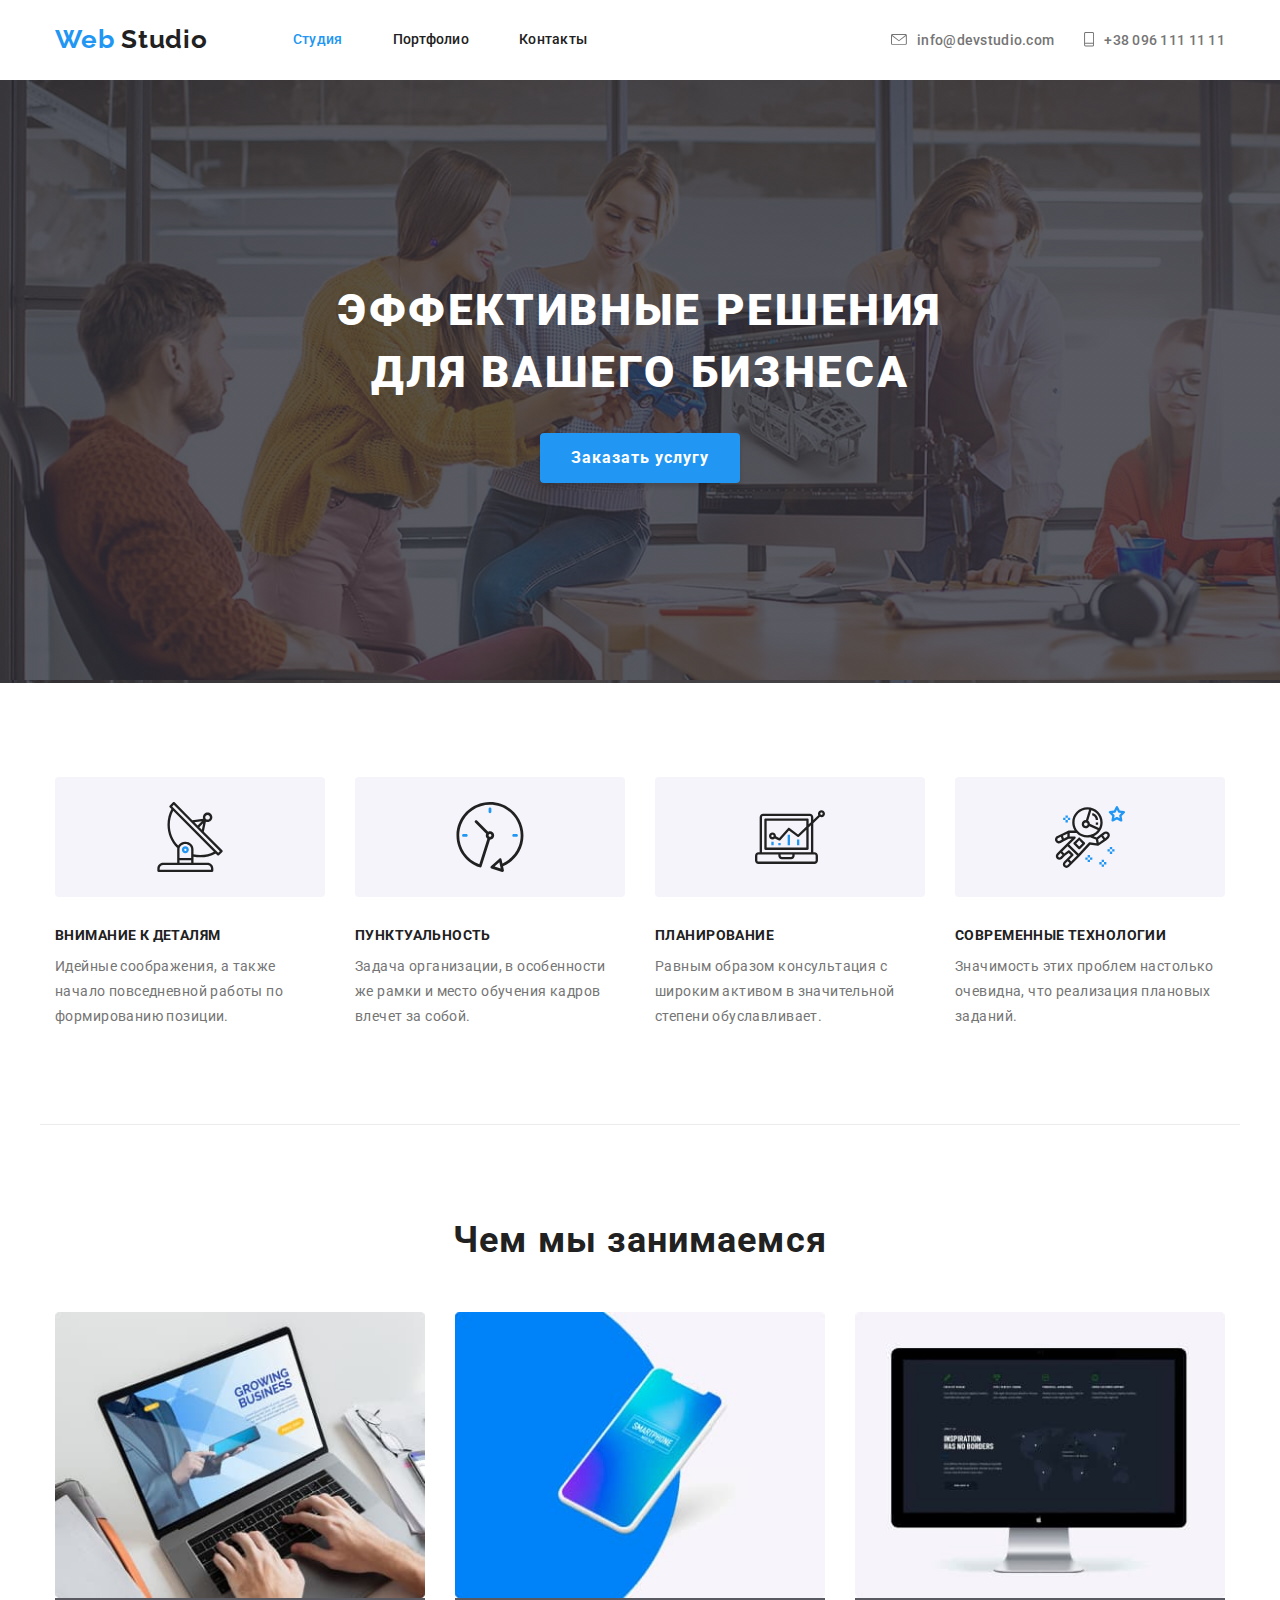
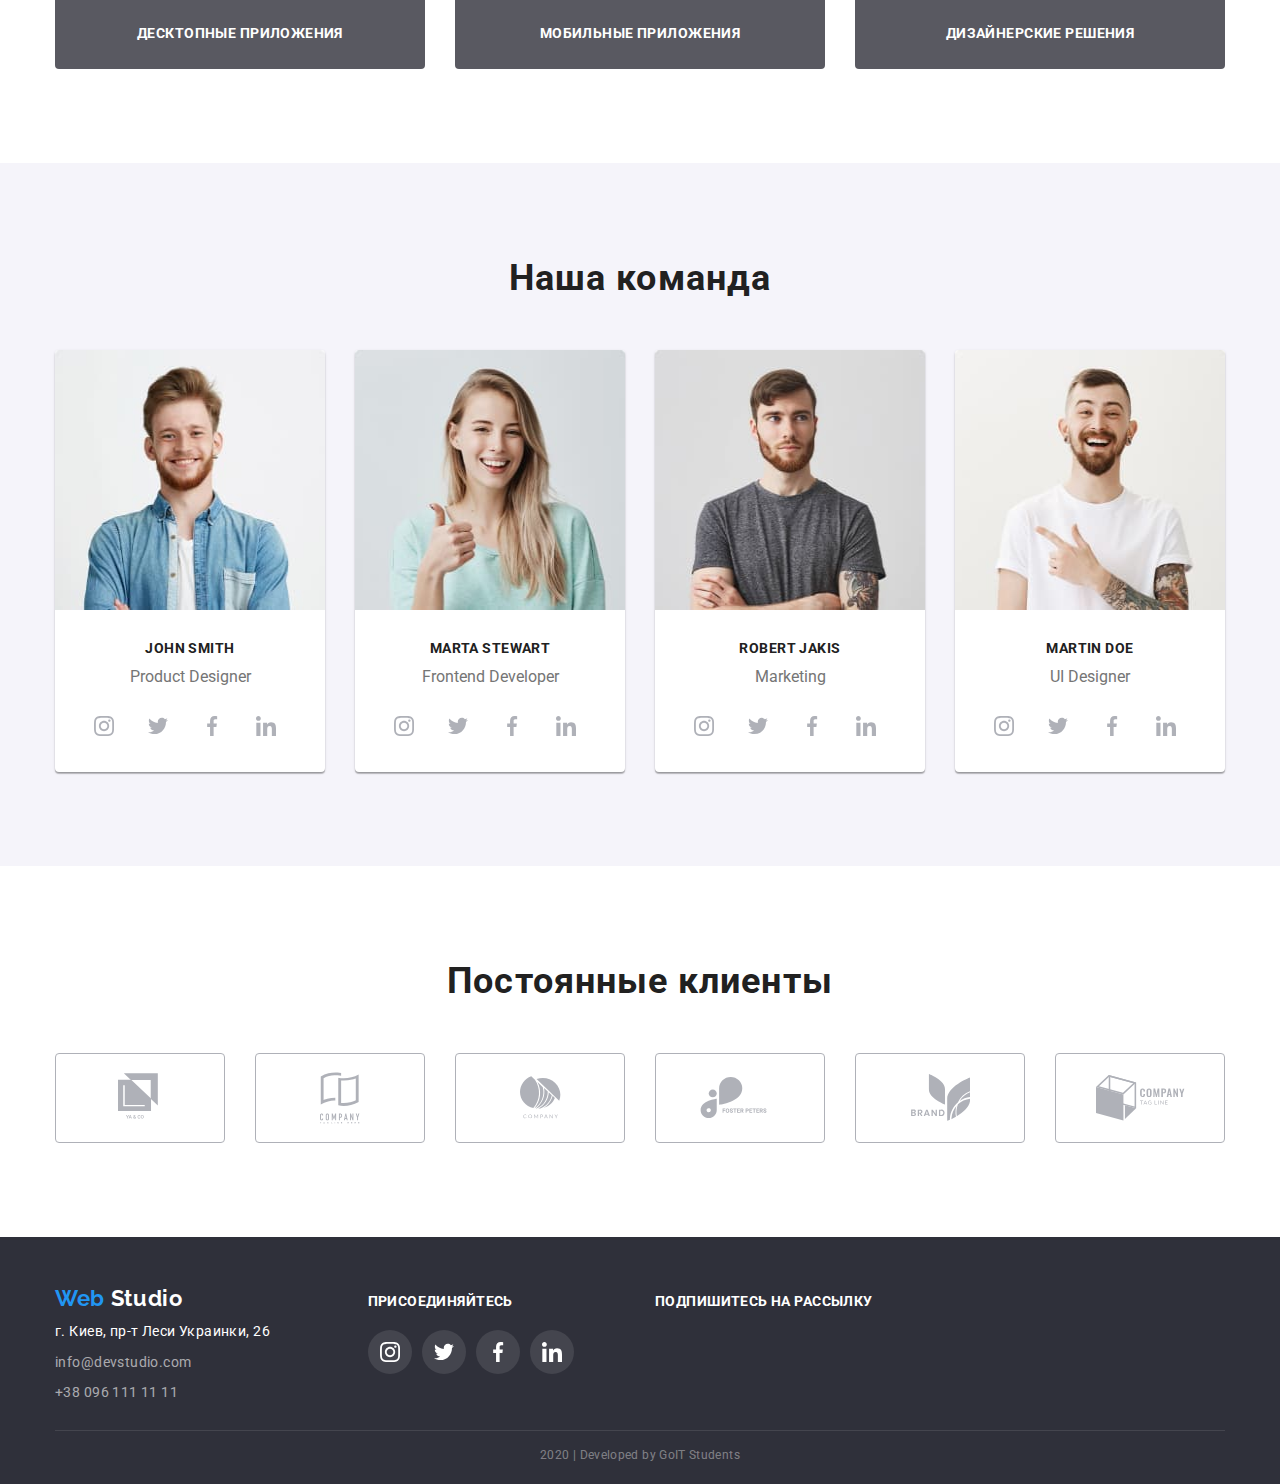
<file: index.html>
<!DOCTYPE html>
<html lang="ru">
  <head>
    <meta charset="UTF-8" />
    <meta name="viewport" content="width=device-width, initial-scale=1.0" />
    <title>Document</title>
    <link
      href="https://fonts.googleapis.com/css2?family=Raleway:wght@700&family=Roboto:wght@400;500;700;900&display=swap"
      rel="stylesheet"
    />
    <link
      rel="stylesheet"
      href="https://cdnjs.cloudflare.com/ajax/libs/modern-normalize/0.6.0/modern-normalize.min.css"
    />
    <link rel="stylesheet" href="./css/styles.css" />
  </head>
  <body>
    <!-- Шапка -->
    <header class="header-nav">
      <div class="container">
        <nav class="main-nav">
          <a href="./index.html" class="logo">
            <span class="accent">Web</span> Studio
          </a>
          <ul class="site-nav">
            <li class="item">
              <a href="./index.html" class="link current">Студия</a>
            </li>
            <li class="item">
              <a href="./portfolio.html" class="link">Портфолио</a>
            </li>
            <li class="item"><a href="" class="link">Контакты</a></li>
          </ul>
        </nav>
        <ul class="site-nav">
          <li class="item-contact">
            <a href="mailto:info@devstudio.com" class="contact">
              <svg class="post">
                <use href="./img/sprite.svg#icon-post"></use>
              </svg>
              info@devstudio.com
            </a>
          </li>
          <li class="item-contact">
            <a href="tel:+380961111111" class="contact">
              <svg class="tel">
                <use href="./img/sprite.svg#icon-tel"></use>
              </svg>
              +38 096 111 11 11
            </a>
          </li>
        </ul>
      </div>
    </header>
    <!-- Основаня страница -->
    <main>
      <!-- Герой -->
      <section class="hero">
        <div class="container">
          <h1 class="hero-text">эффективные решения для вашего бизнеса</h1>
          <input type="button" value="Заказать услугу" class="button" />
        </div>
      </section>
      <!-- Наши преимущества -->
      <section class="features">
        <div class="container">
          <h2 class="visually-hidden">Наши преимущества</h2>
          <ul class="elements">
            <li class="item">
              <div class="icon">
                <svg class="icon-item">
                  <use href="./img/sprite.svg#icon-antena"></use>
                </svg>
              </div>
              <h3 class="title-text">Внимание к деталям</h3>
              <p class="text">
                Идейные соображения, а также начало повседневной работы по
                формированию позиции.
              </p>
            </li>
            <li class="item">
              <div class="icon">
                <svg class="icon-item">
                  <use href="./img/sprite.svg#icon-clock"></use>
                </svg>
              </div>
              <h3 class="title-text">Пунктуальность</h3>
              <p class="text">
                Задача организации, в особенности же рамки и место обучения
                кадров влечет за собой.
              </p>
            </li>
            <li class="item">
              <div class="icon">
                <svg class="icon-item">
                  <use href="./img/sprite.svg#icon-diagram"></use>
                </svg>
              </div>
              <h3 class="title-text">Планирование</h3>
              <p class="text">
                Равным образом консультация с широким активом в значительной
                степени обуславливает.
              </p>
            </li>
            <li class="item">
              <div class="icon">
                <svg class="icon-item">
                  <use href="./img/sprite.svg#icon-astonaut"></use>
                </svg>
              </div>
              <h3 class="title-text">Современные технологии</h3>
              <p class="text">
                Значимость этих проблем настолько очевидна, что реализация
                плановых заданий.
              </p>
            </li>
          </ul>
        </div>
      </section>
      <!-- Чем мы занимаемся -->
      <section class="activity">
        <div class="container">
          <h2 class="title">Чем мы занимаемся</h2>
          <ul class="elements">
            <li>
              <img src="./img/activity/box1.jpg" alt="Ноутбук" class="imeg" />
              <p class="title-text">Десктопные приложения</p>
            </li>
            <li>
              <img
                src="./img/activity/box2.jpg"
                alt="Мобильный телефон"
                class="imeg"
              />
              <p class="title-text">Мобильные приложения</p>
            </li>
            <li>
              <img src="./img/activity/box3.jpg" alt="Монитор" class="imeg" />
              <p class="title-text">Дизайнерские решения</p>
            </li>
          </ul>
        </div>
      </section>
      <!-- Наша команда -->
      <section class="teams">
        <div class="container">
          <h2 class="title">Наша команда</h2>
          <ul class="elements">
            <!-- Джон Смит -->
            <li class="item">
              <img
                src="./img/team_card/tc1.jpg"
                alt="Фото Джон Смит"
                class="imeg"
              />
              <h3 lang="en" class="title-text">John Smith</h3>
              <p lang="en" class="text">Product Designer</p>
              <ul class="social">
                <li class="item-link">
                  <a href="" class="link" aria-label="Ссылка на instagram">
                    <svg class="icon">
                      <use href="./img/sprite.svg#icon-instagram"></use>
                    </svg>
                  </a>
                </li>
                <li class="item-link">
                  <a href="" class="link" aria-label="Ссылка на twitter">
                    <svg class="icon">
                      <use href="./img/sprite.svg#icon-twitter"></use>
                    </svg>
                  </a>
                </li>
                <li class="item-link">
                  <a href="" class="link" aria-label="Ссылка на facebook">
                    <svg class="icon">
                      <use href="./img/sprite.svg#icon-facebook"></use>
                    </svg>
                  </a>
                </li>
                <li class="item-link">
                  <a href="" class="link" aria-label="Ссылка на linkedin">
                    <svg class="icon">
                      <use href="./img/sprite.svg#icon-linkedin"></use>
                    </svg>
                  </a>
                </li>
              </ul>
            </li>
            <!-- Марта Стеварт -->
            <li class="item">
              <img
                src="./img/team_card/tc2.jpg"
                alt="Фото Марта Стеварт"
                class="imeg"
              />
              <h3 lang="en" class="title-text">Marta Stewart</h3>
              <p lang="en" class="text">Frontend Developer</p>
              <ul class="social">
                <li class="item-link">
                  <a href="" class="link" aria-label="Ссылка на instagram">
                    <svg class="icon">
                      <use href="./img/sprite.svg#icon-instagram"></use>
                    </svg>
                  </a>
                </li>
                <li class="item-link">
                  <a href="" class="link" aria-label="Ссылка на twitter">
                    <svg class="icon">
                      <use href="./img/sprite.svg#icon-twitter"></use>
                    </svg>
                  </a>
                </li>
                <li class="item-link">
                  <a href="" class="link" aria-label="Ссылка на facebook">
                    <svg class="icon">
                      <use href="./img/sprite.svg#icon-facebook"></use>
                    </svg>
                  </a>
                </li>
                <li class="item-link">
                  <a href="" class="link" aria-label="Ссылка на linkedin">
                    <svg class="icon">
                      <use href="./img/sprite.svg#icon-linkedin"></use>
                    </svg>
                  </a>
                </li>
              </ul>
            </li>
            <!-- Роберт Якис -->
            <li class="item">
              <img
                src="./img/team_card/tc3.jpg"
                alt="Фото Роберт Якис"
                class="imeg"
              />
              <h3 lang="en" class="title-text">Robert Jakis</h3>
              <p lang="en" class="text">Marketing</p>
              <ul class="social">
                <li class="item-link">
                  <a href="" class="link" aria-label="Ссылка на instagram">
                    <svg class="icon">
                      <use href="./img/sprite.svg#icon-instagram"></use>
                    </svg>
                  </a>
                </li>
                <li class="item-link">
                  <a href="" class="link" aria-label="Ссылка на twitter">
                    <svg class="icon">
                      <use href="./img/sprite.svg#icon-twitter"></use>
                    </svg>
                  </a>
                </li>
                <li class="item-link">
                  <a href="" class="link" aria-label="Ссылка на facebook">
                    <svg class="icon">
                      <use href="./img/sprite.svg#icon-facebook"></use>
                    </svg>
                  </a>
                </li>
                <li class="item-link">
                  <a href="" class="link" aria-label="Ссылка на linkedin">
                    <svg class="icon">
                      <use href="./img/sprite.svg#icon-linkedin"></use>
                    </svg>
                  </a>
                </li>
              </ul>
            </li>
            <!-- Мартин Дое -->
            <li class="item">
              <img
                src="./img/team_card/tc4.jpg"
                alt="Фото Мартин Дое"
                class="imeg"
              />
              <h3 lang="en" class="title-text">Martin Doe</h3>
              <p lang="en" class="text">UI Designer</p>
              <ul class="social">
                <li class="item-link">
                  <a href="" class="link" aria-label="Ссылка на instagram">
                    <svg class="icon">
                      <use href="./img/sprite.svg#icon-instagram"></use>
                    </svg>
                  </a>
                </li>
                <li class="item-link">
                  <a href="" class="link" aria-label="Ссылка на twitter">
                    <svg class="icon">
                      <use href="./img/sprite.svg#icon-twitter"></use>
                    </svg>
                  </a>
                </li>
                <li class="item-link">
                  <a href="" class="link" aria-label="Ссылка на facebook">
                    <svg class="icon">
                      <use href="./img/sprite.svg#icon-facebook"></use>
                    </svg>
                  </a>
                </li>
                <li class="item-link">
                  <a href="" class="link" aria-label="Ссылка на linkedin">
                    <svg class="icon">
                      <use href="./img/sprite.svg#icon-linkedin"></use>
                    </svg>
                  </a>
                </li>
              </ul>
            </li>
          </ul>
        </div>
      </section>
      <!-- Постоянные клиенты -->
      <section class="clients">
        <div class="container">
          <h2 class="title">Постоянные клиенты</h2>
          <ul class="elements">
            <li class="item">
              <a href="" class="link" aria-label="Ссылка на YA & CO">
                <svg class="client_1">
                  <use href="./img/sprite.svg#icon-client_1"></use>
                </svg>
              </a>
            </li>
            <li class="item">
              <a
                href=""
                class="link"
                aria-label="Ссылка на Company tagline here"
              >
                <svg class="client_2">
                  <use href="./img/sprite.svg#icon-client_2"></use>
                </svg>
              </a>
            </li>
            <li class="item">
              <a href="" class="link" aria-label="Ссылка на Company">
                <svg class="client_3">
                  <use href="./img/sprite.svg#icon-client_3"></use>
                </svg>
              </a>
            </li>
            <li class="item">
              <a href="" class="link" aria-label="Ссылка на Foster peters">
                <svg class="client_4">
                  <use href="./img/sprite.svg#icon-client_4"></use>
                </svg>
              </a>
            </li>
            <li class="item">
              <a href="" class="link" aria-label="Ссылка на Brand">
                <svg class="client_5">
                  <use href="./img/sprite.svg#icon-client_5"></use>
                </svg>
              </a>
            </li>
            <li class="item">
              <a href="" class="link" aria-label="Ссылка на Company tag line">
                <svg class="client_6">
                  <use href="./img/sprite.svg#icon-client_6"></use>
                </svg>
              </a>
            </li>
          </ul>
        </div>
      </section>
    </main>
    <!-- Подвал -->
    <footer class="footer">
      <div class="container">
        <div class="elements">
          <div class="footer-address">
            <a href="./index.html" class="logo">
              <span class="accent">Web</span> Studio
            </a>
            <!-- Адрес -->
            <address class="address">
              <b class="address-text">г. Киев, пр-т Леси Украинки, 26</b>
              <ul>
                <li>
                  <a href="mailto:info@devstudio.com" class="link">
                    info@devstudio.com
                  </a>
                </li>
                <li>
                  <a href="tel:+380961111111" class="link">
                    +38 096 111 11 11
                  </a>
                </li>
              </ul>
            </address>
          </div>
          <!-- Ссылки на соц сети -->
          <div class="social">
            <b class="text-title">присоединяйтесь</b>
            <ul class="elements">
              <li class="footer-social">
                <a href="" class="link" aria-label="Ссылка на instagram">
                  <svg class="icon">
                    <use href="./img/sprite.svg#icon-instagram"></use>
                  </svg>
                </a>
              </li>
              <li class="footer-social">
                <a href="" class="link" aria-label="Ссылка на twitter">
                  <svg class="icon">
                    <use href="./img/sprite.svg#icon-twitter"></use>
                  </svg>
                </a>
              </li>
              <li class="footer-social">
                <a href="" class="link" aria-label="Ссылка на facebook">
                  <svg class="icon">
                    <use href="./img/sprite.svg#icon-facebook"></use>
                  </svg>
                </a>
              </li>
              <li class="footer-social">
                <a href="" class="link" aria-label="Ссылка на linkedin">
                  <svg class="icon">
                    <use href="./img/sprite.svg#icon-linkedin"></use>
                  </svg>
                </a>
              </li>
            </ul>
          </div>
          <!-- Форма на рассылку -->
          <div class="mailing">
            <b class="text-title">Подпишитесь на рассылку</b>
          </div>
        </div>
        <div class="copyright">
          <p>2020 | Developed by GoIT Students</p>
        </div>
      </div>
    </footer>
  </body>
</html>
</file>
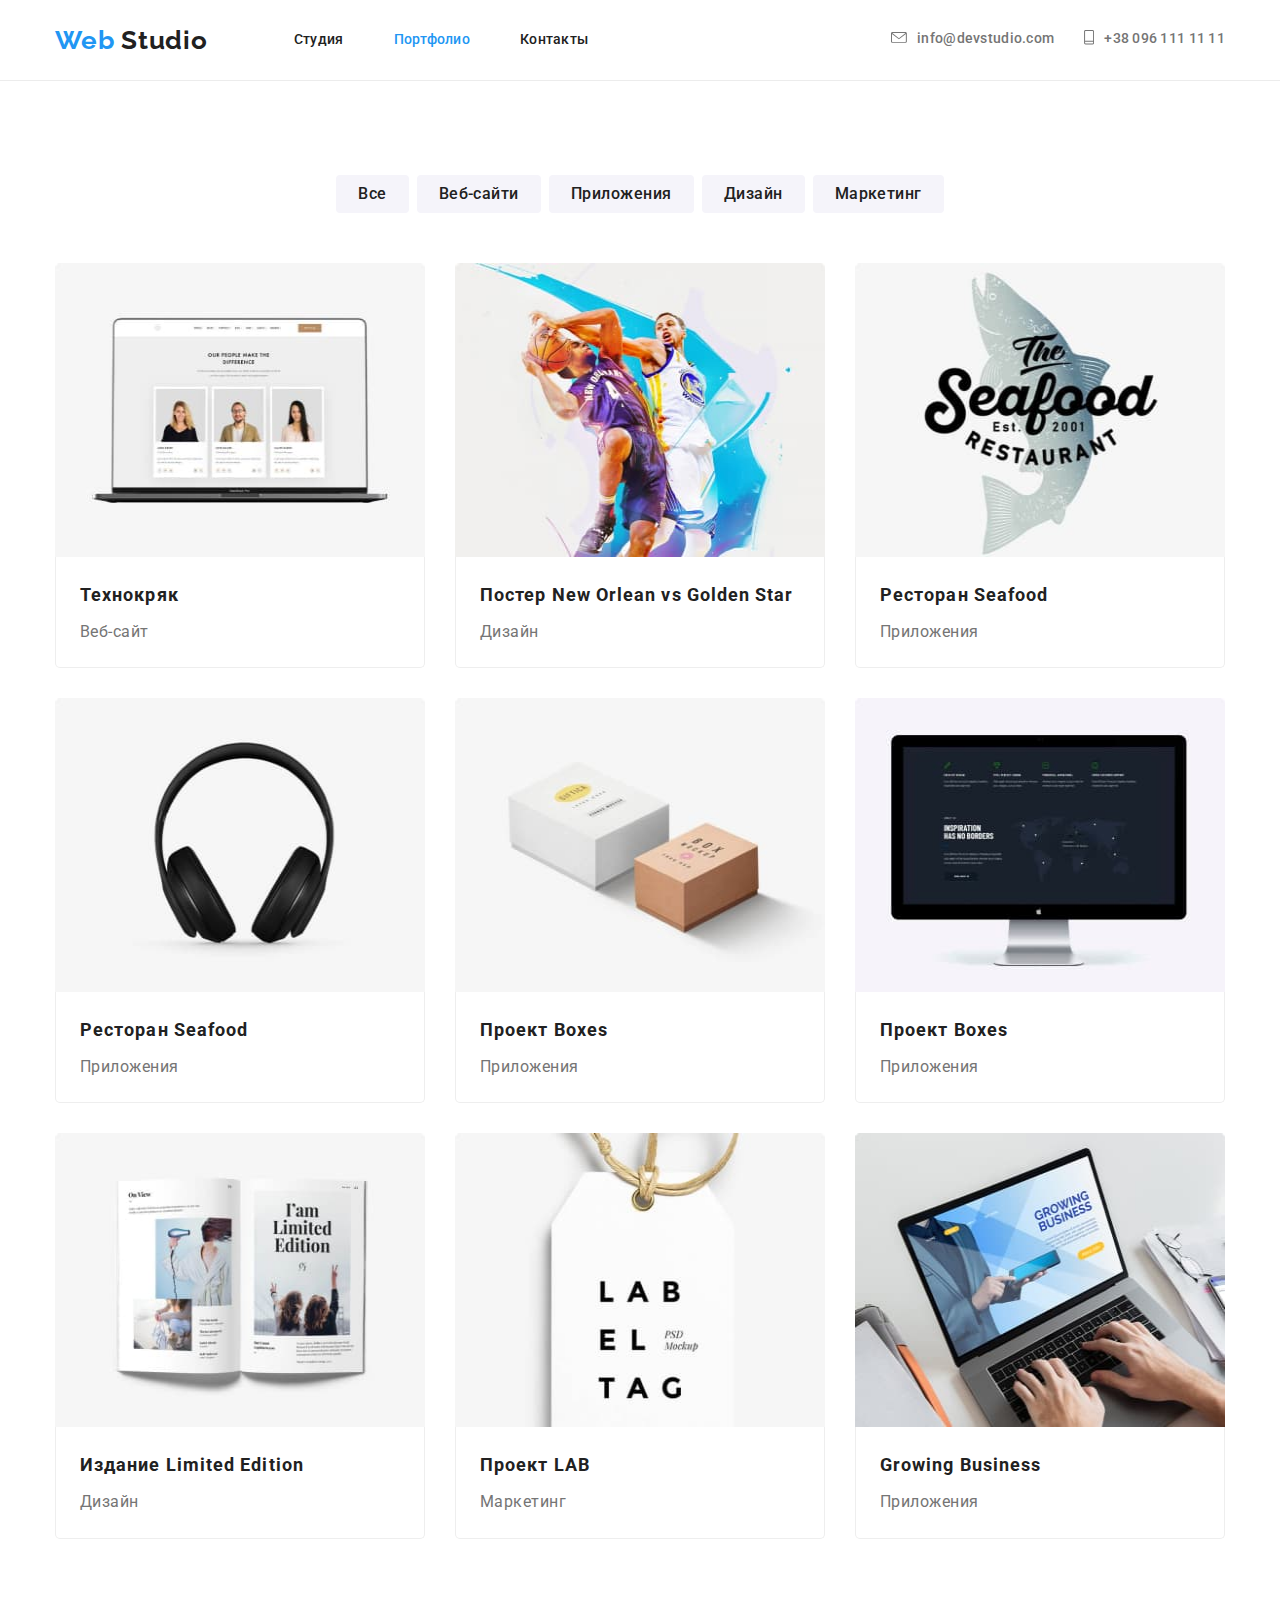
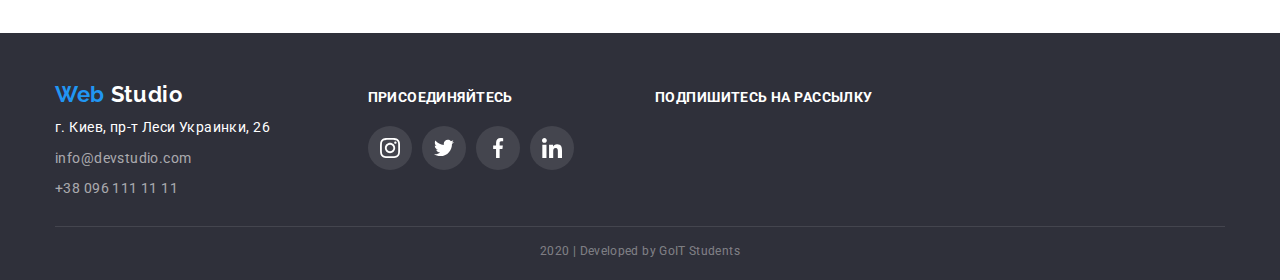
<file: portfolio.html>
<!DOCTYPE html>
<html lang="ru">
  <head>
    <meta charset="UTF-8" />
    <meta name="viewport" content="width=device-width, initial-scale=1.0" />
    <title>Document</title>
    <link
      href="https://fonts.googleapis.com/css2?family=Raleway:wght@700&family=Roboto:wght@400;500;700;900&display=swap"
      rel="stylesheet"
    />
    <link
      rel="stylesheet"
      href="https://cdnjs.cloudflare.com/ajax/libs/modern-normalize/0.6.0/modern-normalize.min.css"
    />
    <link rel="stylesheet" href="./css/portfolio.css" />
  </head>
  <body>
    <!-- Шапка -->
    <header class="header-nav">
      <div class="container">
        <nav class="main-nav">
          <a href="./index.html" class="logo">
            <span class="accent">Web</span> Studio
          </a>
          <ul class="site-nav">
            <li class="item">
              <a href="./index.html" class="link">Студия</a>
            </li>
            <li class="item">
              <a href="./portfolio.html" class="link current">Портфолио</a>
            </li>
            <li class="item">
              <a href="" class="link">Контакты</a>
            </li>
          </ul>
        </nav>
        <ul class="site-nav">
          <li class="item-contact">
            <a href="mailto:info@devstudio.com" class="contact">
              <svg class="post">
                <use href="./img/sprite.svg#icon-post"></use>
              </svg>
              info@devstudio.com
            </a>
          </li>
          <li class="item-contact">
            <a href="tel:+380961111111" class="contact">
              <svg class="tel">
                <use href="./img/sprite.svg#icon-tel"></use>
              </svg>
              +38 096 111 11 11
            </a>
          </li>
        </ul>
      </div>
    </header>
    <!-- Основаня страница -->
    <main class="page">
      <div class="container">
        <h1 class="visually-hidden">Портфолио</h1>
        <!-- Фильтр -->
        <section class="filter">
          <h2 class="visually-hidden">Фильтр</h2>
          <ul class="elements">
            <li class="item">
              <input type="button" value="Все" class="button" />
            </li>
            <li class="item">
              <input type="button" value="Веб-сайти" class="button" />
            </li>
            <li class="item">
              <input type="button" value="Приложения" class="button" />
            </li>
            <li class="item">
              <input type="button" value="Дизайн" class="button" />
            </li>
            <li class="item">
              <input type="button" value="Маркетинг" class="button" />
            </li>
          </ul>
        </section>
        <!--Наши работы -->
        <section class="works">
          <h2 class="visually-hidden">Наши работы</h2>
          <ul class="elements">
            <li class="item">
              <a href="" class="works--item">
                <img
                  src="./img/portfolio/tehnokryak.jpg"
                  alt="Сайт Технокряк"
                  class="link-img"
                />
                <div class="title">
                  <h3 class="title-text">Технокряк</h3>
                  <p class="text">Веб-сайт</p>
                </div>
                <!-- <p class="hf-text">
                  Технокряк это современная площадка распространения
                  коронавируса. Компании используют эту платформу для цифрового
                  шпионажа и атак на защищённые сервера конкурентов.
                </p> -->
              </a>
            </li>
            <li class="item">
              <a href="" class="works--item">
                <img
                  src="./img/portfolio/poster_NO_GS.jpg"
                  alt="Постер New Orlean vs Golden Stars"
                  class="link-img"
                />
                <div class="title">
                  <h3 class="title-text">Постер New Orlean vs Golden Star</h3>
                  <p class="text">Дизайн</p>
                </div>
                <!-- <p class="hf-text">
                  Технокряк это современная площадка распространения
                  коронавируса. Компании используют эту платформу для цифрового
                  шпионажа и атак на защищённые сервера конкурентов.
                </p> -->
              </a>
            </li>
            <li class="item">
              <a href="" class="works--item">
                <img
                  src="./img/portfolio/seafood.jpg"
                  alt="Лого ресторана Seafood"
                  class="link-img"
                />
                <div class="title">
                  <h3 class="title-text">Ресторан Seafood</h3>
                  <p class="text">Приложения</p>
                </div>
                <!-- <p class="hf-text">
                  Технокряк это современная площадка распространения
                  коронавируса. Компании используют эту платформу для цифрового
                  шпионажа и атак на защищённые сервера конкурентов.
                </p> -->
              </a>
            </li>
            <li class="item">
              <a href="" class="works--item">
                <img
                  src="./img/portfolio/prime.jpg"
                  alt="Эмблема проэкта Prime"
                  class="link-img"
                />
                <div class="title">
                  <h3 class="title-text">Ресторан Seafood</h3>
                  <p class="text">Приложения</p>
                </div>
                <!-- <p class="hf-text">
                  Технокряк это современная площадка распространения
                  коронавируса. Компании используют эту платформу для цифрового
                  шпионажа и атак на защищённые сервера конкурентов.
                </p> -->
              </a>
            </li>
            <li class="item">
              <a href="" class="works--item">
                <img
                  src="./img/portfolio/boxes.jpg"
                  alt="Лого проекта Boxes"
                  class="link-img"
                />
                <div class="title">
                  <h3 class="title-text">Проект Boxes</h3>
                  <p class="text">Приложения</p>
                </div>
                <!-- <p class="hf-text">
                  Технокряк это современная площадка распространения
                  коронавируса. Компании используют эту платформу для цифрового
                  шпионажа и атак на защищённые сервера конкурентов.
                </p> -->
              </a>
            </li>
            <li class="item">
              <a href="" class="works--item">
                <img
                  src="./img/portfolio/inspiration.jpg"
                  alt="Сайт Inspiration has no Borders"
                  class="link-img"
                />
                <div class="title">
                  <h3 class="title-text">Проект Boxes</h3>
                  <p class="text">Приложения</p>
                </div>
                <!-- <p class="hf-text">
                  Технокряк это современная площадка распространения
                  коронавируса. Компании используют эту платформу для цифрового
                  шпионажа и атак на защищённые сервера конкурентов.
                </p> -->
              </a>
            </li>
            <li class="item">
              <a href="" class="works--item">
                <img
                  src="./img/portfolio/lim_edition.jpg"
                  alt="Картинка Издание Limited Edition"
                  class="link-img"
                />
                <div class="title">
                  <h3 class="title-text">Издание Limited Edition</h3>
                  <p class="text">Дизайн</p>
                </div>
                <!-- <p class="hf-text">
                  Технокряк это современная площадка распространения
                  коронавируса. Компании используют эту платформу для цифрового
                  шпионажа и атак на защищённые сервера конкурентов.
                </p> -->
              </a>
            </li>
            <li class="item">
              <a href="" class="works--item">
                <img
                  src="./img/portfolio/lab.jpg"
                  alt="Лого проекта LAB"
                  class="link-img"
                />
                <div class="title">
                  <h3 class="title-text">Проект LAB</h3>
                  <p class="text">Маркетинг</p>
                </div>
                <!-- <p class="hf-text">
                  Технокряк это современная площадка распространения
                  коронавируса. Компании используют эту платформу для цифрового
                  шпионажа и атак на защищённые сервера конкурентов.
                </p> -->
              </a>
            </li>
            <li class="item">
              <a href="" class="works--item">
                <img
                  src="./img/portfolio/growing_b.jpg"
                  alt="Лого приложения Growing Business"
                  class="link-img"
                />
                <div class="title">
                  <h3 class="title-text">Growing Business</h3>
                  <p class="text">Приложения</p>
                </div>
                <!-- <p class="hf-text">
                  Технокряк это современная площадка распространения
                  коронавируса. Компании используют эту платформу для цифрового
                  шпионажа и атак на защищённые сервера конкурентов.
                </p> -->
              </a>
            </li>
          </ul>
        </section>
      </div>
    </main>
    <!-- Подвал -->
    <footer class="footer">
      <div class="container">
        <div class="elements">
          <div class="footer-address">
            <a href="./index.html" class="logo">
              <span class="accent">Web</span> Studio
            </a>
            <!-- Адрес -->
            <address class="address">
              <b class="address-text">г. Киев, пр-т Леси Украинки, 26</b>
              <ul>
                <li>
                  <a href="mailto:info@devstudio.com" class="link">
                    info@devstudio.com
                  </a>
                </li>
                <li>
                  <a href="tel:+380961111111" class="link">
                    +38 096 111 11 11
                  </a>
                </li>
              </ul>
            </address>
          </div>
          <!-- Ссылки на соц сети -->
          <div class="social">
            <b class="text-title">
              присоединяйтесь
            </b>
            <ul class="elements">
              <li class="footer-social">
                <a href="" class="link" aria-label="Ссылка на instagram">
                  <svg class="icon">
                    <use href="./img/sprite.svg#icon-instagram"></use>
                  </svg>
                </a>
              </li>
              <li class="footer-social">
                <a href="" class="link" aria-label="Ссылка на twitter">
                  <svg class="icon">
                    <use href="./img/sprite.svg#icon-twitter"></use>
                  </svg>
                </a>
              </li>
              <li class="footer-social">
                <a href="" class="link" aria-label="Ссылка на facebook">
                  <svg class="icon">
                    <use href="./img/sprite.svg#icon-facebook"></use>
                  </svg>
                </a>
              </li>
              <li class="footer-social">
                <a href="" class="link" aria-label="Ссылка на linkedin">
                  <svg class="icon">
                    <use href="./img/sprite.svg#icon-linkedin"></use>
                  </svg>
                </a>
              </li>
            </ul>
          </div>
          <!-- Форма на рассылку -->
          <div class="mailing">
            <b class="text-title">Подпишитесь на рассылку</b>
          </div>
        </div>
        <div class="copyright">
          <p>2020 | Developed by GoIT Students</p>
        </div>
      </div>
    </footer>
  </body>
</html>
</file>
<file: css/styles.css>
/* 
Шрифты: 
Raleway 700 
Roboto 400, 500, 700, 900
*/

:root {
  --primary-text-color: #757575;
  --title-text-color: #212121;
  --accent-text-color: #2196f3;
  --primary-white-color: #ffffff;
  --primary-background-color: #ffffff;
  --secondary-background-color: #f5f4fa;
  --icon-color: #afb1b8;
}

body {
  background-color: var(--primary-background-color);
  color: var(--primary-text-color);
  font-family: Roboto, sans-serif;
  font-style: normal;
}

.visually-hidden {
  position: absolute;
  width: 1px;
  height: 1px;
  margin: -1px;
  border: 0;
  padding: 0;
  clip: rect(0 0 0 0);
  overflow: hidden;
}

/* Сброс */
.site-nav,
.features .elements,
.activity .elements,
.teams .elements,
.teams .social,
.clients .elements,
.footer ul {
  list-style-type: none;
}

.site-nav,
.hero-text,
.features .elements,
.features .title-text,
.features .text,
.activity .elements,
.activity .title-text,
.teams .elements,
.teams .title-text,
.teams .text,
.teams .social,
.clients .elements,
.address > ul,
.social > ul,
.footer .logo,
.footer .test-title,
.copyright p {
  margin: 0px;
  padding: 0px;
}

/* Наведения и фокус */

.site-nav .link.current,
.site-nav .link:hover,
.site-nav .link:focus,
.site-nav .contact:hover,
.site-nav .contact:focus,
.clients .link:hover,
.clients .link:focus {
  color: var(--accent-text-color);
}

.teams .link:hover,
.teams .link:focus {
  color: var(--primary-white-color);
}

.clients .link:hover,
.clients .link:focus {
  border-color: var(--accent-text-color);
}

.teams .link:hover,
.teams .link:focus,
.social .link:hover,
.social .link:focus {
  background-color: var(--accent-text-color);
}

/* Параметры контейнера */

.container {
  margin: auto;
  width: 1200px;
  padding: 0 15px;
}

.features .container,
.activity .container,
.teams .container,
.clients .container {
  padding-top: 94px;
  padding-bottom: 94px;
}

/* Логотип */

.logo {
  display: block;
  color: var(--title-text-color);
  text-decoration: none;
  font-family: Raleway, sans-serif;
  font-style: normal;
  font-weight: bold;
  font-size: 26px;
  line-height: 1.2;
  letter-spacing: 0.03em;
}

.logo .accent {
  color: var(--accent-text-color);
}

/* Навигация сайта*/

.header-nav {
  background-color: var(--primary-white-color);
}

.main-nav,
.header-nav .container {
  display: flex;
  align-items: center;
  justify-content: space-between;
}

.logo {
  display: block;
  margin-right: 85px;
}

.site-nav {
  display: flex;
}

.site-nav .item:not(:last-child) {
  margin-right: 50px;
}

.site-nav .link {
  display: block;
  padding: 32px 0;

  color: var(--title-text-color);
  font-family: Roboto, sans-serif;
  font-style: normal;
  font-weight: 500;
  font-size: 14px;
  line-height: 1.1;
  letter-spacing: 0.02em;

  text-decoration: none;
}

.site-nav .item-contact {
  align-items: center;
  display: flex;

  padding: 32px 0;
}

.site-nav .item-contact:not(:last-child) {
  margin-right: 30px;
}

.site-nav .contact {
  display: inline-flex;
  color: var(--primary-text-color);
  text-decoration: none;
  font-family: Roboto, sans-serif;
  font-style: normal;
  font-weight: 500;
  font-size: 14px;
  line-height: 1.15;
  letter-spacing: 0.02em;
  cursor: pointer;
}

.site-nav .post {
  width: 16px;
  height: 15px;
  margin-right: 10px;
  fill: currentColor;
}

.site-nav .tel {
  width: 10px;
  height: 15px;
  margin-right: 10px;
  fill: currentColor;
}

/* Контент */

.title {
  margin-top: 0;
  margin-bottom: 50px;
  text-align: center;

  color: var(--title-text-color);
  font-weight: bold;
  font-size: 36px;
  line-height: 1.2;
  letter-spacing: 0.03em;
}
.title-text {
  color: var(--title-text-color);
  font-weight: bold;
  font-size: 14px;
  line-height: 1.2;
  letter-spacing: 0.03em;

  text-transform: uppercase;
}

/* Герой */

.hero {
  background-image: linear-gradient(
      rgba(47, 48, 58, 0.8),
      rgba(47, 48, 58, 0.8)
    ),
    url(../img/Header.jpg);
  max-width: 1600px;
  margin-left: auto;
  margin-right: auto;
}

.hero .container {
  padding-top: 200px;
  padding-bottom: 200px;
  text-align: center;
}

.hero-text {
  color: var(--primary-white-color);
  margin: 0 auto 30px auto;
  width: 646px;

  text-transform: uppercase;
  font-weight: 900;
  font-size: 44px;
  line-height: 1.4;
  text-align: center;
  letter-spacing: 0.06em;
  text-transform: uppercase;
}
.button {
  color: var(--primary-white-color);
  min-width: 200px;
  min-height: 50px;
  padding: 0;

  font-family: Roboto, sans-serif;
  font-style: normal;
  font-weight: bold;
  font-size: 16px;
  line-height: 1.9;
  letter-spacing: 0.06em;

  background-color: var(--accent-text-color);
  border: none;
  border-radius: 4px;
  box-shadow: 0px 4px 4px rgba(0, 0, 0, 0.15);
}

/* Наши преимущества */

.features .container {
  border-bottom: 1px solid #ececec;
}

.features .elements {
  display: flex;
  justify-content: space-between;
}

.features .item {
  width: 270px;
}

.features .title-text {
  margin-bottom: 10px;
}

.features .text {
  font-size: 14px;
  line-height: 1.8;
  letter-spacing: 0.03em;
}

.features .icon {
  width: 270px;
  height: 120px;
  padding: 25px 0;
  margin-bottom: 30px;
  text-align: center;
  color: #212121;
  border-radius: 4px;
  background-color: var(--secondary-background-color);
}

.features .icon-item {
  width: 70px;
  height: 70px;
  fill: currentColor;
}

/* Чем мы занимаемся */

.activity .elements {
  display: flex;
  justify-content: space-between;
}

.activity .imeg {
  display: block;
  width: 370px;
  border-radius: 4px;
}

.activity .title-text {
  padding: 27px;

  color: var(--primary-white-color);
  background-color: rgba(47, 48, 58, 0.8);
  border-radius: 0px 0px 4px 4px;
  text-align: center;
}

/* Наша команда */

.teams {
  background-color: var(--secondary-background-color);
}

.teams .elements {
  display: flex;
  justify-content: space-between;
}

.teams .item {
  width: 270px;
  text-align: center;
  background-color: var(--primary-white-color);
  box-shadow: 0px 2px 1px rgba(0, 0, 0, 0.2), 0px 1px 1px rgba(0, 0, 0, 0.14),
    0px 1px 3px rgba(0, 0, 0, 0.12);
  border-radius: 4px;
}

.teams .imeg {
  display: block;
  width: 270px;
  height: 260px;
  border-radius: 4px 4px 0px 0px;
  margin-bottom: 30px;
}

.teams .title-text {
  margin-bottom: 10px;
}

.teams .text {
  margin-bottom: 16px;
  line-height: 1.3;
}

.teams .social {
  display: inline-flex;
  justify-content: center;
  margin-bottom: 24px;
}

.teams .item-link {
  margin-right: 10px;
}

.teams .link {
  display: inline-flex;
  width: 44px;
  height: 44px;
  align-items: center;
  justify-content: center;
  color: var(--icon-color);
  border-radius: 50%;
}

.teams .icon {
  width: 20px;
  height: 20px;
  fill: currentColor;
}

/* Постоянные клиенты */

.clients .elements {
  display: flex;
  justify-content: space-between;
}

.clients .link {
  display: inline-flex;
  width: 170px;
  height: 90px;
  justify-content: center;
  align-items: center;
  color: var(--icon-color);
  border: 1px solid var(--icon-color);
  border-radius: 4px;
}

.clients .client_1 {
  width: 44px;
  height: 49px;
  fill: currentColor;
}

.clients .client_2 {
  width: 40px;
  height: 52px;
  fill: currentColor;
}

.clients .client_3 {
  width: 41px;
  height: 43px;
  fill: currentColor;
}

.clients .client_4 {
  width: 80px;
  height: 42px;
  fill: currentColor;
}

.clients .client_5 {
  width: 59px;
  height: 47px;
  fill: currentColor;
}

.clients .client_6 {
  width: 89px;
  height: 46px;
  fill: currentColor;
}

/* Подвал */

.footer {
  font-weight: normal;
  color: #ffffff;
  background-color: #2f303a;
}

.footer .container {
  padding-top: 48px;
}

.footer .elements {
  display: flex;
  justify-content: space-between;
  align-items: baseline;
}

.footer .footer-address {
  margin-bottom: 28px;
}

.footer .logo {
  display: block;
  font-size: 22px;
  line-height: 1.2;
  color: #ffffff;
  margin-bottom: 10px;
}

.footer .address {
  width: 231px;
  line-height: 1.32;
  color: rgb(255, 255, 255, 0, 6);
}

.footer .address-text {
  display: block;
  font-style: normal;
  font-weight: normal;
  font-size: 14px;
  line-height: 1.5;
  letter-spacing: 0.03em;
  color: var(--primary-white-color);
}

.footer .address .link {
  font-family: Roboto, sans-serif;
  font-style: normal;
  font-weight: normal;
  font-size: 14px;
  letter-spacing: 0.03em;
  color: rgba(255, 255, 255, 0.6);

  text-decoration: none;
}

.footer .address-text,
.address li:not(:last-child) {
  margin-bottom: 9px;
}

.footer .text-title {
  display: block;
  margin-bottom: 21px;

  font-weight: bold;
  font-size: 14px;
  letter-spacing: 0.03em;
  text-transform: uppercase;
}

.footer-social {
  display: inline-flex;
}

.footer-social .link {
  display: inline-flex;
  justify-content: center;
  align-items: center;
  width: 44px;
  height: 44px;
  color: var(--primary-white-color);
  border-radius: 50%;
  background-color: rgba(255, 255, 255, 0.1);
}

.footer-social .icon {
  width: 20px;
  height: 20px;
  fill: currentColor;
}

.footer-social:not(:last-child) {
  margin-right: 10px;
}

.footer .mailing {
  width: 570px;
}

.copyright {
  padding-top: 18px;
  padding-bottom: 21px;

  text-align: center;
  font-weight: normal;
  font-size: 12px;
  letter-spacing: 0.03em;
  color: rgba(255, 255, 255, 0.4);

  border-top: 1px solid rgba(255, 255, 255, 0.1);
}
</file>
<file: css/portfolio.css>
:root {
  --primary-text-color: #757575;
  --title-text-color: #212121;
  --accent-text-color: #2196f3;
  --primary-white-color: #ffffff;
  --primary-bg-button-color: #f5f4fa;
  --primary-background-color: #e5e5e5;
}

body {
  color: var(--primary-text-color);
  font-family: Roboto, sans-serif;
  font-style: normal;
}

.visually-hidden {
  position: absolute;
  width: 1px;
  height: 1px;
  margin: -1px;
  border: 0;
  padding: 0;
  clip: rect(0 0 0 0);
  overflow: hidden;
}

.container {
  margin: auto;
  width: 1200px;
  padding: 0 15px;
  /* outline: 2px solid tomato; */
}

/* Сброс */
.site-nav,
.filter ul,
.works ul,
.works a,
.footer ul {
  list-style-type: none;
  text-decoration: none;
}

.site-nav,
.filter .elements,
.works .elements,
.works .title-text,
.works .text,
.works .hf-text,
.footer .logo,
.address ul,
.social .elements,
.copyright p {
  margin: 0;
  padding: 0;
}

/* Наведения и фокус */
.filter .button:hover,
.filter .button:focus {
  color: var(--primary-white-color);
}

.filter .button:hover,
.filter .button:focus,
.social .link:hover,
.social .link:focus {
  background-color: var(--accent-text-color);
}

.filter .button:hover,
.filter .button:focus {
  box-shadow: 0px 2px 2px rgba(0, 0, 0, 0.12), 0px 1px 2px rgba(0, 0, 0, 0.08),
    0px 3px 1px rgba(0, 0, 0, 0.1);
}

.works .works--item:hover,
.works .works--item:focus {
  box-shadow: 1px 4px 6px rgba(0, 0, 0, 0.16), 0px 4px 4px rgba(0, 0, 0, 0.06),
    0px 1px 1px rgba(0, 0, 0, 0.12);
}

.logo .accent,
.site-nav .link.current,
.site-nav .link:hover,
.site-nav .link:focus,
.site-nav .contact:hover,
.site-nav .contact:focus {
  color: var(--accent-text-color);
}

/* Навигация сайта*/

.header-nav {
  background-color: var(--primary-white-color);
  border-bottom: 1px solid #ececec;
}

.header-nav .container,
.main-nav {
  display: flex;
  justify-content: space-between;
  align-items: center;
}

.main-nav .elements {
  display: flex;
  align-items: center;
}

.site-nav {
  display: flex;
}

.logo {
  margin-right: 86px;

  color: var(--title-text-color);
  text-decoration: none;
  font-family: Raleway, sans-serif;
  font-style: normal;
  font-weight: bold;
  font-size: 26px;
  line-height: 1.19;
  letter-spacing: 0.03em;
}

.site-nav .item:not(:last-child) {
  margin-right: 50px;
}

.site-nav .link {
  display: block;
  padding: 32px 0;

  text-decoration: none;
  color: var(--title-text-color);
  font-family: Roboto, sans-serif;
  font-style: normal;
  font-weight: 500;
  font-size: 14px;
  line-height: 1.14;
  letter-spacing: 0.02em;
}

.site-nav .link:not(:last-child) {
  margin-right: 50px;
}

.site-nav .item-contact:not(:last-child) {
  margin-right: 30px;
}

.site-nav .contact {
  display: inline-flex;
  color: var(--primary-text-color);
  text-decoration: none;
  font-family: Roboto, sans-serif;
  font-style: normal;
  font-weight: 500;
  font-size: 14px;
  line-height: 1.15;
  letter-spacing: 0.02em;
  cursor: pointer;
}

.site-nav .post {
  width: 16px;
  height: 15px;
  margin-right: 10px;
  fill: currentColor;
}

.site-nav .tel {
  width: 10px;
  height: 15px;
  margin-right: 10px;
  fill: currentColor;
}

/* Контент страницы */

.page .container {
  padding-top: 94px;
  padding-bottom: 94px;
}

/* Кнопки фильта */

.filter .elements {
  display: flex;
  justify-content: center;
  margin-bottom: 50px;
}

.filter .item:not(:last-child) {
  margin-right: 8px;
}

.filter .button {
  padding: 6px 22px;

  font-family: Roboto;
  font-style: normal;
  font-weight: 500;
  font-size: 16px;
  line-height: 1.6;
  text-align: center;
  letter-spacing: 0.03em;
  color: var(--title-text-color);
  background-color: var(--primary-bg-button-color);

  border: none;
  border-radius: 4px;
}

/* Контент страницы portfolio */

.works .elements {
  display: flex;
  flex-wrap: wrap;
}

.works a {
  display: block;
}

.works .link-img {
  display: block;
  width: 370px;
  height: 294px;
}

.works .item {
  width: calc((100% - 60px) / 3);
}

.works .item:not(:nth-child(3n)) {
  margin-right: 30px;
}

.works .item:not(:nth-last-child(-n + 3)) {
  margin-bottom: 30px;
}

.works .title {
  padding: 20px 24px;
  border-right: 1px solid #eeeeee;
  border-bottom: 1px solid #eeeeee;
  border-left: 1px solid #eeeeee;
  border-radius: 0 0 5px 5px;
}

.works .title-text {
  margin-bottom: 4px;

  font-weight: bold;
  font-size: 18px;
  line-height: 2;
  letter-spacing: 0.06em;
  color: var(--title-text-color);
}
.works .text {
  font-weight: normal;
  font-size: 16px;
  line-height: 1.9;
  letter-spacing: 0.03em;
  color: var(--primary-text-color);
}
.works .hf-text {
  padding: 0 24px;

  font-weight: normal;
  font-size: 18px;
  line-height: 1.6;
  letter-spacing: 0.03em;
  color: var(--primary-white-color);
  background-color: var(--accent-text-color);
}
/* Подвал */

.footer {
  font-weight: normal;
  color: #ffffff;
  background-color: #2f303a;
}

.footer .container {
  padding-top: 48px;
}

.footer .elements {
  display: flex;
  justify-content: space-between;
  align-items: baseline;
}

.footer .footer-address {
  margin-bottom: 28px;
}

.footer .logo {
  display: block;
  font-size: 22px;
  line-height: 1.2;
  color: #ffffff;
  margin-bottom: 10px;
}

.footer .address {
  width: 231px;
  line-height: 1.32;
  color: rgb(255, 255, 255, 0, 6);
}

.footer .address-text {
  display: block;
  font-style: normal;
  font-weight: normal;
  font-size: 14px;
  line-height: 1.5;
  letter-spacing: 0.03em;
  color: var(--primary-white-color);
}

.footer .address .link {
  font-family: Roboto, sans-serif;
  font-style: normal;
  font-weight: normal;
  font-size: 14px;
  letter-spacing: 0.03em;
  color: rgba(255, 255, 255, 0.6);

  text-decoration: none;
}

.footer .address-text,
.address li:not(:last-child) {
  margin-bottom: 9px;
}

.footer .text-title {
  display: block;
  margin-bottom: 21px;

  font-weight: bold;
  font-size: 14px;
  letter-spacing: 0.03em;
  text-transform: uppercase;
}

.footer-social {
  display: inline-flex;
}

.footer-social .link {
  display: inline-flex;
  justify-content: center;
  align-items: center;
  width: 44px;
  height: 44px;
  color: var(--primary-white-color);
  border-radius: 50%;
  background: rgba(255, 255, 255, 0.1);
}

.footer-social .icon {
  width: 20px;
  height: 20px;
  fill: currentColor;
}

.footer-social:not(:last-child) {
  margin-right: 10px;
}

.footer .mailing {
  width: 570px;
}

.copyright {
  padding-top: 18px;
  padding-bottom: 21px;

  text-align: center;
  font-weight: normal;
  font-size: 12px;
  letter-spacing: 0.03em;
  color: rgba(255, 255, 255, 0.4);

  border-top: 1px solid rgba(255, 255, 255, 0.1);
}
</file>
